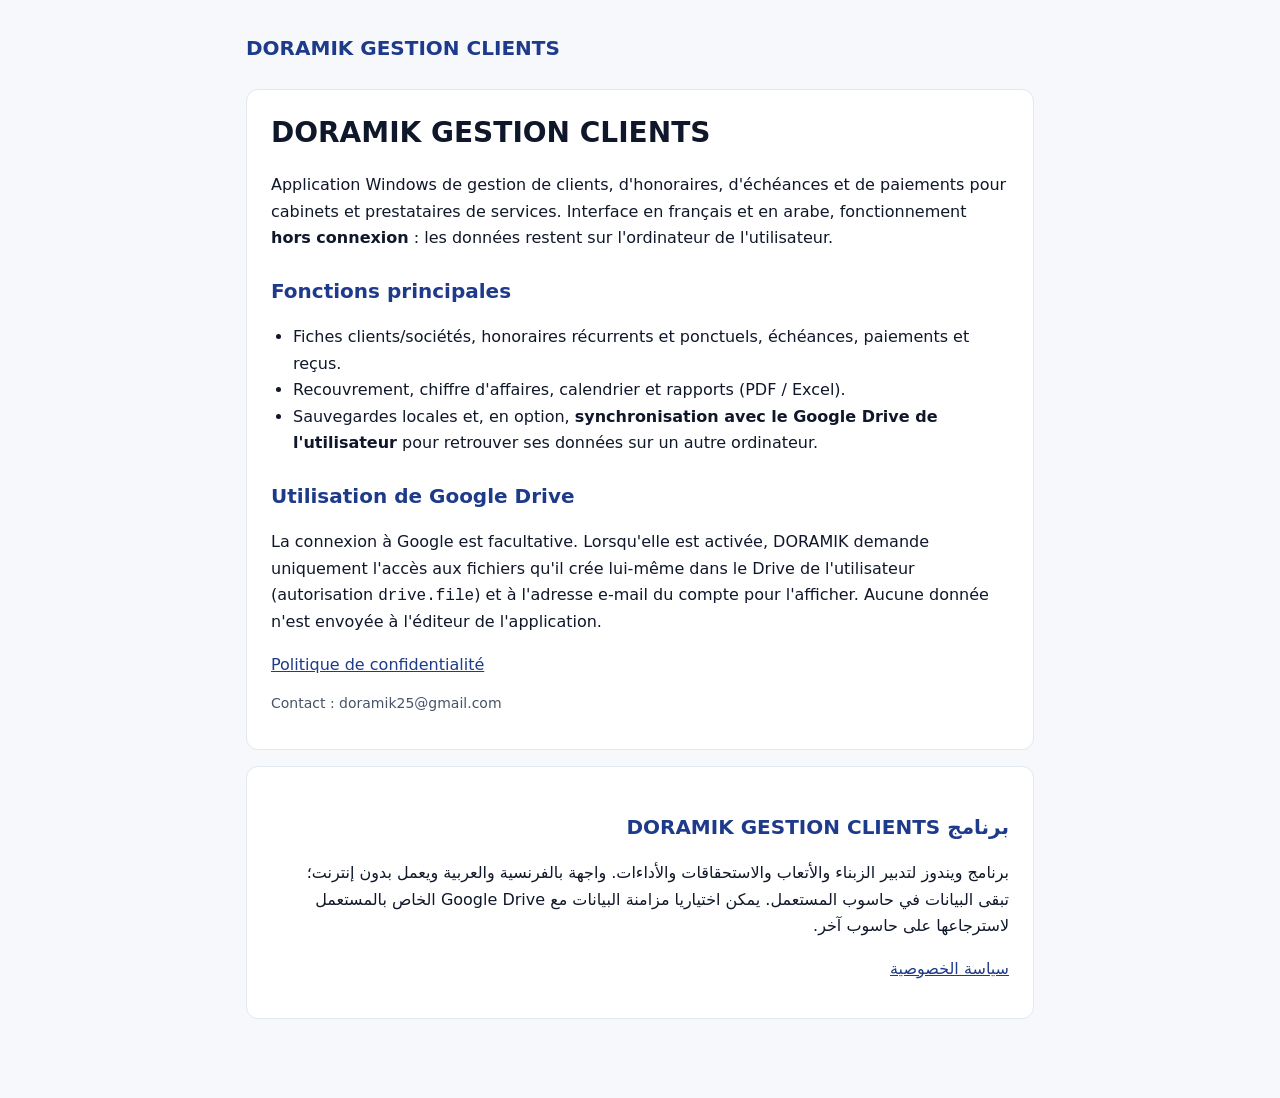
<file: index.html>
<!doctype html>
<html lang="fr"><head><meta charset="utf-8"><meta name="viewport" content="width=device-width,initial-scale=1">
<title>DORAMIK GESTION CLIENTS</title><link rel="stylesheet" href="style.css"></head>
<body><main>
<header><b>DORAMIK GESTION CLIENTS</b></header>
<div class="card">
<h1>DORAMIK GESTION CLIENTS</h1>
<p>Application Windows de gestion de clients, d'honoraires, d'échéances et de paiements pour cabinets et prestataires de services. Interface en français et en arabe, fonctionnement <b>hors connexion</b> : les données restent sur l'ordinateur de l'utilisateur.</p>
<h2>Fonctions principales</h2>
<ul>
<li>Fiches clients/sociétés, honoraires récurrents et ponctuels, échéances, paiements et reçus.</li>
<li>Recouvrement, chiffre d'affaires, calendrier et rapports (PDF / Excel).</li>
<li>Sauvegardes locales et, en option, <b>synchronisation avec le Google Drive de l'utilisateur</b> pour retrouver ses données sur un autre ordinateur.</li>
</ul>
<h2>Utilisation de Google Drive</h2>
<p>La connexion à Google est facultative. Lorsqu'elle est activée, DORAMIK demande uniquement l'accès aux fichiers qu'il crée lui-même dans le Drive de l'utilisateur (autorisation <code>drive.file</code>) et à l'adresse e-mail du compte pour l'afficher. Aucune donnée n'est envoyée à l'éditeur de l'application.</p>
<nav><a href="confidentialite.html">Politique de confidentialité</a></nav>
<p class="mut">Contact : doramik25@gmail.com</p>
</div>
<div class="card" dir="rtl" lang="ar">
<h2>برنامج DORAMIK GESTION CLIENTS</h2>
<p>برنامج ويندوز لتدبير الزبناء والأتعاب والاستحقاقات والأداءات. واجهة بالفرنسية والعربية ويعمل بدون إنترنت؛ تبقى البيانات في حاسوب المستعمل. يمكن اختياريا مزامنة البيانات مع Google Drive الخاص بالمستعمل لاسترجاعها على حاسوب آخر.</p>
<p><a href="confidentialite.html">سياسة الخصوصية</a></p>
</div>
</main></body></html>
</file>
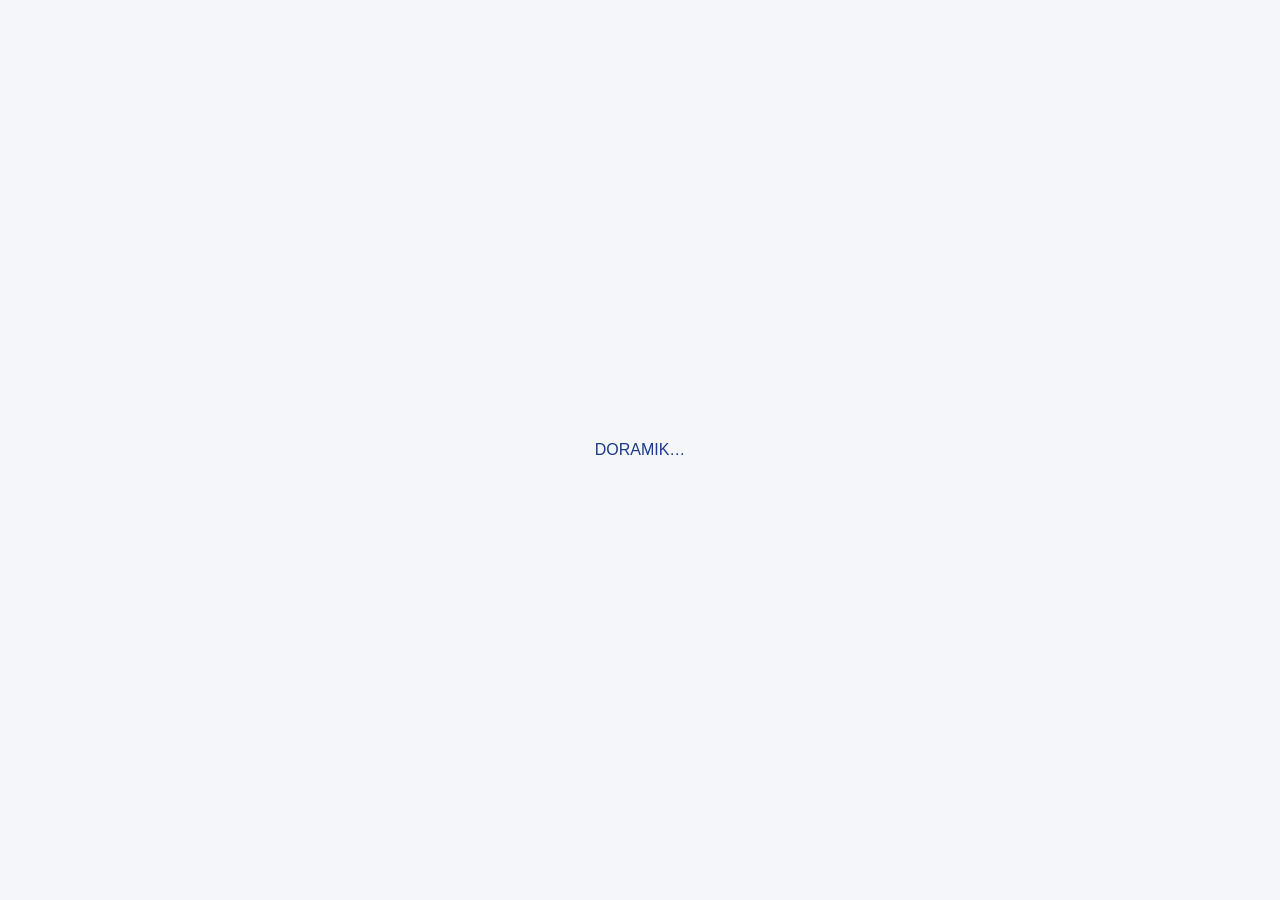
<file: app/index.html>
<!DOCTYPE html>
<html lang="fr" dir="ltr">
<head>
  <meta charset="utf-8">
  <meta http-equiv="Content-Security-Policy" content="default-src 'self'; script-src 'self' 'wasm-unsafe-eval'; style-src 'self' 'unsafe-inline'; img-src 'self' data: blob:; font-src 'self' data:; connect-src 'self' https://oauth2.googleapis.com https://www.googleapis.com https://accounts.google.com; frame-src 'self' blob:; manifest-src 'self'">
  <meta name="viewport" content="width=device-width, initial-scale=1, viewport-fit=cover">
  <meta name="theme-color" content="#1e3a8a">
  <meta name="apple-mobile-web-app-capable" content="yes">
  <link rel="manifest" href="manifest.webmanifest">
  <link rel="icon" href="icons/icon-192.png">
  <link rel="apple-touch-icon" href="icons/icon-192.png">
  <title>DORAMIK GESTION CLIENTS</title>
  <link rel="stylesheet" href="css/app.css">
</head>
<body>
  <div id="app" class="app">
    <aside class="sidebar" id="sidebar"></aside>
    <div class="main">
      <header class="topbar" id="topbar"></header>
      <main class="content" id="content"></main>
    </div>
  </div>
  <div id="modal-root"></div>
  <div id="toast-root" class="toasts"></div>
  <div id="boot" style="position:fixed;inset:0;display:flex;align-items:center;justify-content:center;font:16px sans-serif;color:#1e3a8a;background:#f4f6fa">DORAMIK…</div>
  <script src="engine.js"></script>
  <script src="mobile.js"></script>
  <script src="start.js"></script>
</body>
</html>
</file>
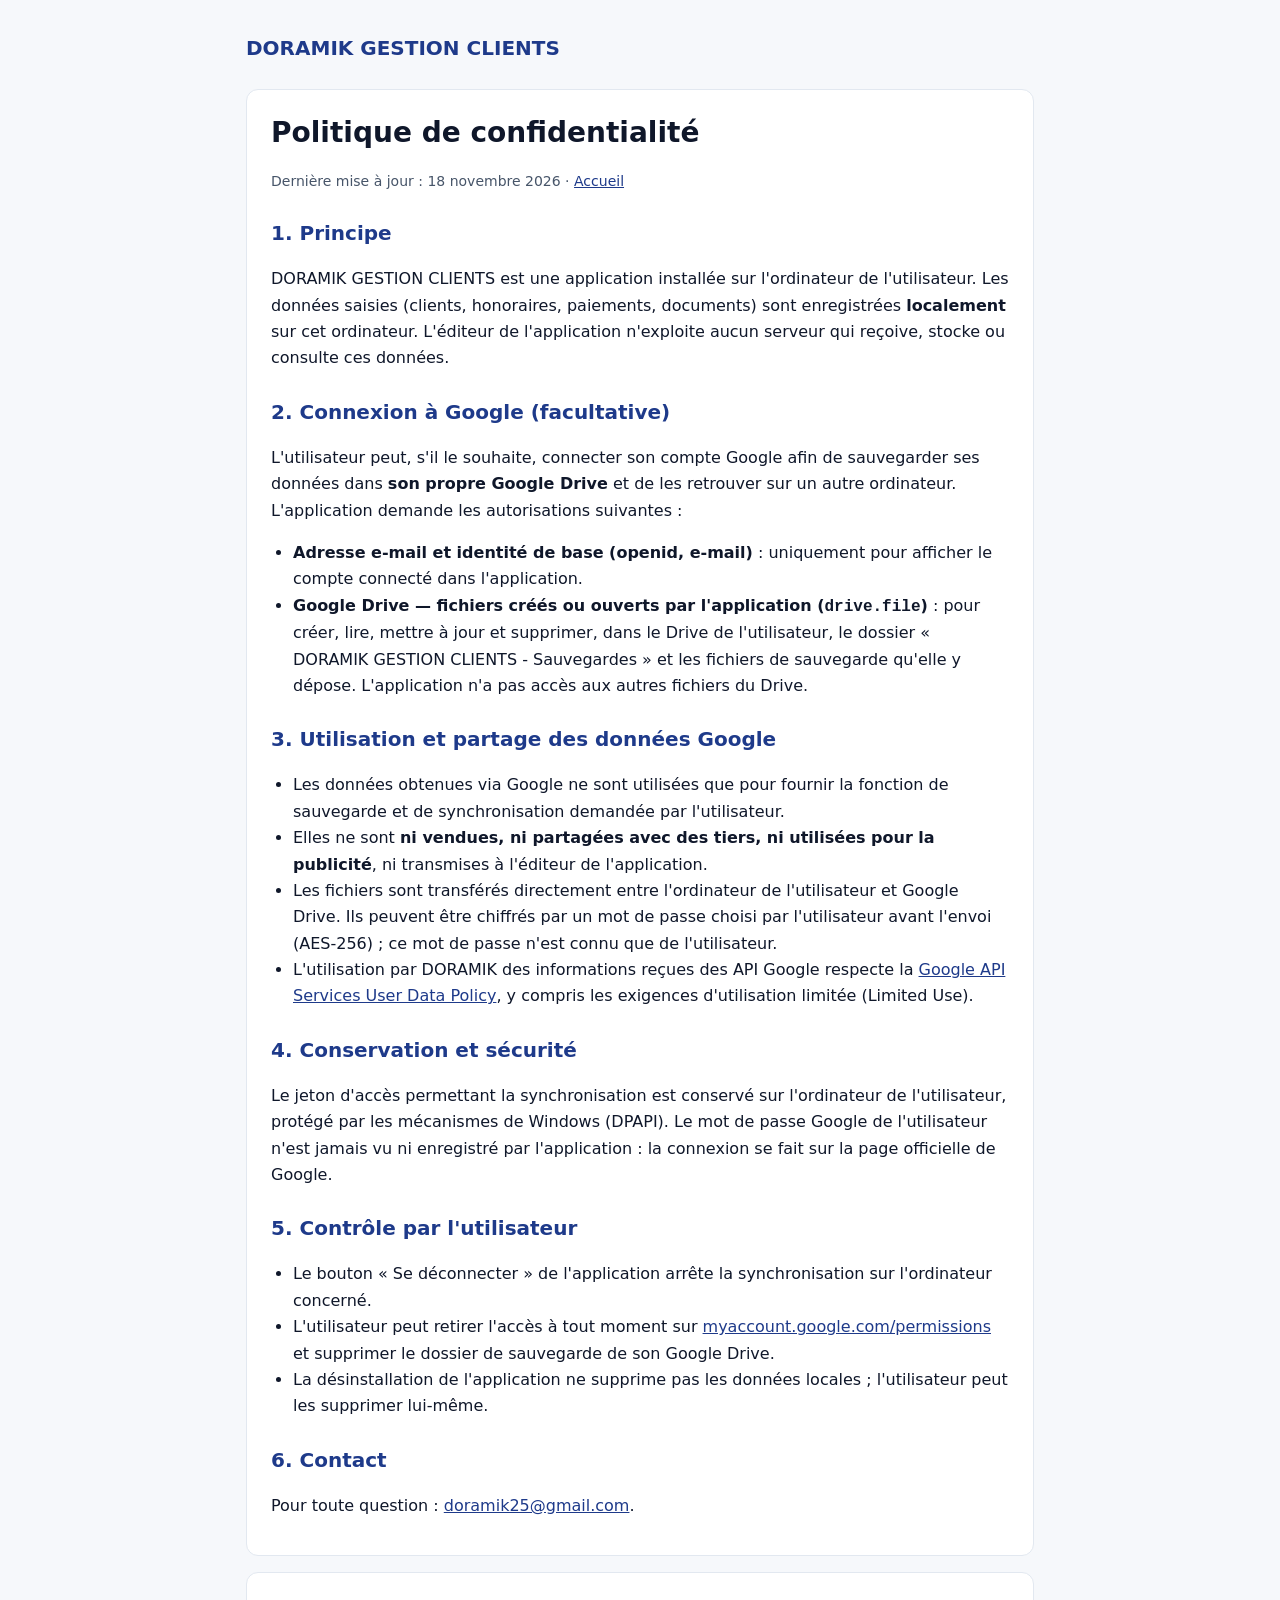
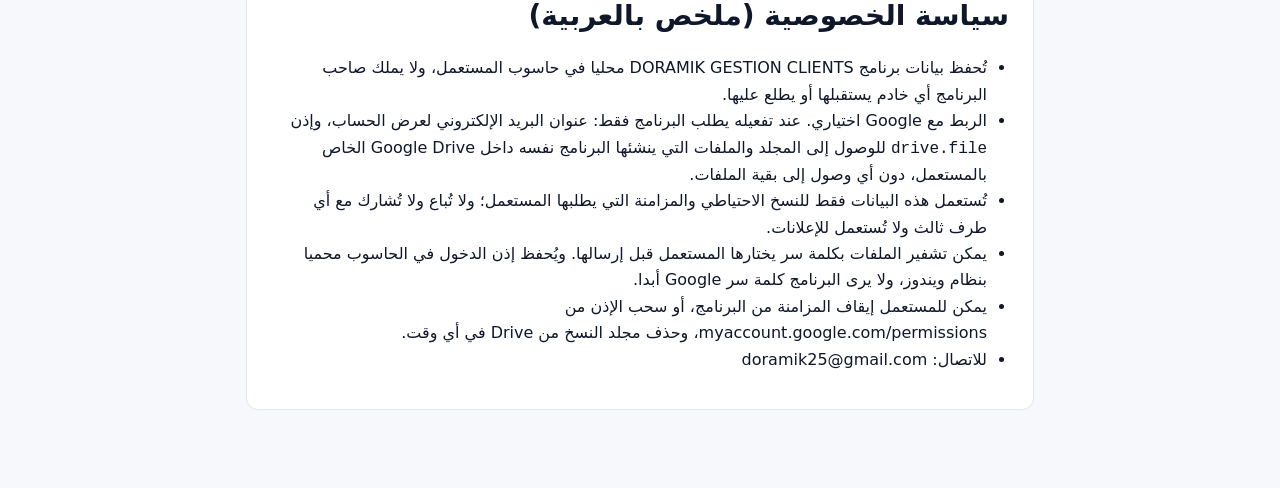
<file: confidentialite.html>
<!doctype html>
<html lang="fr"><head><meta charset="utf-8"><meta name="viewport" content="width=device-width,initial-scale=1">
<title>Politique de confidentialité — DORAMIK GESTION CLIENTS</title><link rel="stylesheet" href="style.css"></head>
<body><main>
<header><b>DORAMIK GESTION CLIENTS</b></header>
<div class="card">
<h1>Politique de confidentialité</h1>
<p class="mut">Dernière mise à jour : 18 novembre 2026 · <a href="index.html">Accueil</a></p>

<h2>1. Principe</h2>
<p>DORAMIK GESTION CLIENTS est une application installée sur l'ordinateur de l'utilisateur. Les données saisies (clients, honoraires, paiements, documents) sont enregistrées <b>localement</b> sur cet ordinateur. L'éditeur de l'application n'exploite aucun serveur qui reçoive, stocke ou consulte ces données.</p>

<h2>2. Connexion à Google (facultative)</h2>
<p>L'utilisateur peut, s'il le souhaite, connecter son compte Google afin de sauvegarder ses données dans <b>son propre Google Drive</b> et de les retrouver sur un autre ordinateur. L'application demande les autorisations suivantes :</p>
<ul>
<li><b>Adresse e-mail et identité de base (openid, e-mail)</b> : uniquement pour afficher le compte connecté dans l'application.</li>
<li><b>Google Drive — fichiers créés ou ouverts par l'application (<code>drive.file</code>)</b> : pour créer, lire, mettre à jour et supprimer, dans le Drive de l'utilisateur, le dossier « DORAMIK GESTION CLIENTS - Sauvegardes » et les fichiers de sauvegarde qu'elle y dépose. L'application n'a pas accès aux autres fichiers du Drive.</li>
</ul>

<h2>3. Utilisation et partage des données Google</h2>
<ul>
<li>Les données obtenues via Google ne sont utilisées que pour fournir la fonction de sauvegarde et de synchronisation demandée par l'utilisateur.</li>
<li>Elles ne sont <b>ni vendues, ni partagées avec des tiers, ni utilisées pour la publicité</b>, ni transmises à l'éditeur de l'application.</li>
<li>Les fichiers sont transférés directement entre l'ordinateur de l'utilisateur et Google Drive. Ils peuvent être chiffrés par un mot de passe choisi par l'utilisateur avant l'envoi (AES-256) ; ce mot de passe n'est connu que de l'utilisateur.</li>
<li>L'utilisation par DORAMIK des informations reçues des API Google respecte la <a href="https://developers.google.com/terms/api-services-user-data-policy">Google API Services User Data Policy</a>, y compris les exigences d'utilisation limitée (Limited Use).</li>
</ul>

<h2>4. Conservation et sécurité</h2>
<p>Le jeton d'accès permettant la synchronisation est conservé sur l'ordinateur de l'utilisateur, protégé par les mécanismes de Windows (DPAPI). Le mot de passe Google de l'utilisateur n'est jamais vu ni enregistré par l'application : la connexion se fait sur la page officielle de Google.</p>

<h2>5. Contrôle par l'utilisateur</h2>
<ul>
<li>Le bouton « Se déconnecter » de l'application arrête la synchronisation sur l'ordinateur concerné.</li>
<li>L'utilisateur peut retirer l'accès à tout moment sur <a href="https://myaccount.google.com/permissions">myaccount.google.com/permissions</a> et supprimer le dossier de sauvegarde de son Google Drive.</li>
<li>La désinstallation de l'application ne supprime pas les données locales ; l'utilisateur peut les supprimer lui-même.</li>
</ul>

<h2>6. Contact</h2>
<p>Pour toute question : <a href="mailto:doramik25@gmail.com">doramik25@gmail.com</a>.</p>
</div>

<div class="card" dir="rtl" lang="ar">
<h1>سياسة الخصوصية (ملخص بالعربية)</h1>
<ul>
<li>تُحفظ بيانات برنامج DORAMIK GESTION CLIENTS محليا في حاسوب المستعمل، ولا يملك صاحب البرنامج أي خادم يستقبلها أو يطلع عليها.</li>
<li>الربط مع Google اختياري. عند تفعيله يطلب البرنامج فقط: عنوان البريد الإلكتروني لعرض الحساب، وإذن <code>drive.file</code> للوصول إلى المجلد والملفات التي ينشئها البرنامج نفسه داخل Google Drive الخاص بالمستعمل، دون أي وصول إلى بقية الملفات.</li>
<li>تُستعمل هذه البيانات فقط للنسخ الاحتياطي والمزامنة التي يطلبها المستعمل؛ ولا تُباع ولا تُشارك مع أي طرف ثالث ولا تُستعمل للإعلانات.</li>
<li>يمكن تشفير الملفات بكلمة سر يختارها المستعمل قبل إرسالها. ويُحفظ إذن الدخول في الحاسوب محميا بنظام ويندوز، ولا يرى البرنامج كلمة سر Google أبدا.</li>
<li>يمكن للمستعمل إيقاف المزامنة من البرنامج، أو سحب الإذن من myaccount.google.com/permissions، وحذف مجلد النسخ من Drive في أي وقت.</li>
<li>للاتصال: doramik25@gmail.com</li>
</ul>
</div>
</main></body></html>
</file>
<file: style.css>
:root{--bg:#f6f8fb;--card:#fff;--ink:#0f172a;--mut:#475569;--brand:#1e3a8a;--line:#e2e8f0}
@media(prefers-color-scheme:dark){:root{--bg:#0b1220;--card:#111a2e;--ink:#e5e7eb;--mut:#94a3b8;--brand:#93b4ff;--line:#243049}}
*{box-sizing:border-box}body{margin:0;background:var(--bg);color:var(--ink);font:16px/1.65 system-ui,-apple-system,Segoe UI,Roboto,Arial,sans-serif}
main{max-width:820px;margin:0 auto;padding:32px 16px 64px}
header{display:flex;align-items:center;gap:12px;margin-bottom:24px}
header b{font-size:20px;color:var(--brand)}
.card{background:var(--card);border:1px solid var(--line);border-radius:12px;padding:20px 24px;margin:16px 0}
h1{font-size:28px;margin:0 0 8px}h2{font-size:20px;margin:24px 0 8px;color:var(--brand)}
p,li{color:var(--ink)}.mut{color:var(--mut);font-size:14px}a{color:var(--brand)}
ul{padding-inline-start:22px}nav{display:flex;gap:16px;flex-wrap:wrap;margin-top:8px}
[dir=rtl]{text-align:right}
</file>
<file: app/css/app.css>
/* DORAMIK GESTION CLIENTS — feuille de style (LTR + RTL via propriétés logiques) */
@font-face { font-family: 'Inter'; font-weight: 400; src: url(../assets/fonts/inter-latin-400-normal.woff2) format('woff2'); }
@font-face { font-family: 'Inter'; font-weight: 600; src: url(../assets/fonts/inter-latin-600-normal.woff2) format('woff2'); }
@font-face { font-family: 'Inter'; font-weight: 700; src: url(../assets/fonts/inter-latin-700-normal.woff2) format('woff2'); }
@font-face { font-family: 'Cairo'; font-weight: 400; src: url(../assets/fonts/cairo-latin-400-normal.woff2) format('woff2'); unicode-range: U+0000-00FF, U+0131, U+0152-0153, U+02BB-02BC, U+02C6, U+02DA, U+02DC, U+2000-206F, U+20AC, U+2122, U+2191, U+2193, U+2212, U+2215, U+FEFF, U+FFFD; }
@font-face { font-family: 'Cairo'; font-weight: 600; src: url(../assets/fonts/cairo-latin-600-normal.woff2) format('woff2'); unicode-range: U+0000-00FF, U+0131, U+0152-0153, U+02BB-02BC, U+02C6, U+02DA, U+02DC, U+2000-206F, U+20AC, U+2122, U+2191, U+2193, U+2212, U+2215, U+FEFF, U+FFFD; }
@font-face { font-family: 'Cairo'; font-weight: 700; src: url(../assets/fonts/cairo-latin-700-normal.woff2) format('woff2'); unicode-range: U+0000-00FF, U+0131, U+0152-0153, U+02BB-02BC, U+02C6, U+02DA, U+02DC, U+2000-206F, U+20AC, U+2122, U+2191, U+2193, U+2212, U+2215, U+FEFF, U+FFFD; }
@font-face { font-family: 'Cairo'; font-weight: 400; src: url(../assets/fonts/cairo-arabic-400-normal.woff2) format('woff2'); unicode-range: U+0600-06FF, U+0750-077F, U+0870-088E, U+0890-0891, U+0898-08E1, U+08E3-08FF, U+200C-200E, U+2010-2011, U+204F, U+2E41, U+FB50-FDFF, U+FE70-FE74, U+FE76-FEFC; }
@font-face { font-family: 'Cairo'; font-weight: 600; src: url(../assets/fonts/cairo-arabic-600-normal.woff2) format('woff2'); unicode-range: U+0600-06FF, U+0750-077F, U+0870-088E, U+0890-0891, U+0898-08E1, U+08E3-08FF, U+200C-200E, U+2010-2011, U+204F, U+2E41, U+FB50-FDFF, U+FE70-FE74, U+FE76-FEFC; }
@font-face { font-family: 'Cairo'; font-weight: 700; src: url(../assets/fonts/cairo-arabic-700-normal.woff2) format('woff2'); unicode-range: U+0600-06FF, U+0750-077F, U+0870-088E, U+0890-0891, U+0898-08E1, U+08E3-08FF, U+200C-200E, U+2010-2011, U+204F, U+2E41, U+FB50-FDFF, U+FE70-FE74, U+FE76-FEFC; }

:root {
  --bg: #f4f6fa;
  --surface: #ffffff;
  --surface-2: #f8fafc;
  --border: #e3e8ef;
  --border-strong: #cbd5e1;
  --text: #0f172a;
  --text-2: #475569;
  --text-3: #64748b;
  --primary: #1e40af;
  --primary-600: #1d4ed8;
  --primary-50: #eef2ff;
  --primary-100: #dbe4ff;
  --side: #0f1d45;
  --side-2: #172a5e;
  --side-text: #c7d2fe;
  --green: #15803d; --green-bg: #dcfce7;
  --orange: #c2410c; --orange-bg: #ffedd5;
  --yellow: #a16207; --yellow-bg: #fef9c3;
  --red: #b91c1c; --red-bg: #fee2e2;
  --blue: #1d4ed8; --blue-bg: #dbeafe;
  --gray: #475569; --gray-bg: #f1f5f9;
  --radius: 10px;
  --shadow: 0 1px 2px rgba(15, 23, 42, .06), 0 1px 3px rgba(15, 23, 42, .08);
  --shadow-lg: 0 10px 30px rgba(15, 23, 42, .18);
  --font: 'Inter', 'Cairo', 'Segoe UI', Tahoma, sans-serif;
}
[dir="rtl"] { --font: 'Cairo', 'Inter', 'Segoe UI', Tahoma, sans-serif; }

* { box-sizing: border-box; }
html, body { margin: 0; height: 100%; }
body { font-family: var(--font); font-size: 14px; color: var(--text); background: var(--bg); -webkit-font-smoothing: antialiased; overflow: hidden; }
[dir="rtl"] body { font-size: 14.5px; }
button, input, select, textarea { font: inherit; color: inherit; }
a { color: var(--primary-600); text-decoration: none; cursor: pointer; }
a:hover { text-decoration: underline; }
.ic { width: 1.15em; height: 1.15em; flex: none; vertical-align: -0.2em; }
.num, .money { font-variant-numeric: tabular-nums; white-space: nowrap; }
.ltr { direction: ltr; unicode-bidi: isolate; }
.muted { color: var(--text-3); }
.small { font-size: 12.5px; }
.strong { font-weight: 600; }
.hidden { display: none !important; }
.grow { flex: 1; min-width: 0; }
.row { display: flex; align-items: center; gap: 10px; flex-wrap: wrap; }
.row.nowrap { flex-wrap: nowrap; }
.stack { display: flex; flex-direction: column; gap: 14px; }
.spacer { flex: 1; }

/* ---------------------------------------------------------------- mise en page */
.app { display: flex; height: 100vh; }
.sidebar { width: 248px; flex: none; background: var(--side); color: var(--side-text); display: flex; flex-direction: column; overflow-y: auto; }
.brand { padding: 20px 18px 16px; display: flex; align-items: center; gap: 12px; border-bottom: 1px solid rgba(255,255,255,.08); }
.brand img { width: 40px; height: 40px; border-radius: 10px; }
.brand .bn { font-weight: 700; color: #fff; font-size: 16px; letter-spacing: .5px; line-height: 1.15; }
.brand .bs { font-size: 11.5px; color: #93a4d8; letter-spacing: .4px; }
.nav { padding: 10px 10px 16px; display: flex; flex-direction: column; gap: 2px; }
.nav a { display: flex; align-items: center; gap: 12px; padding: 9px 12px; border-radius: 8px; color: var(--side-text); font-weight: 500; font-size: 14px; text-decoration: none; line-height: 1.35; }
.nav a .ic { width: 18px; height: 18px; opacity: .9; }
.nav a:hover { background: var(--side-2); color: #fff; }
.nav a.active { background: #2f4fb5; color: #fff; box-shadow: inset 3px 0 0 #93c5fd; }
[dir="rtl"] .nav a.active { box-shadow: inset -3px 0 0 #93c5fd; }
.nav .sep { height: 1px; background: rgba(255,255,255,.08); margin: 8px 6px; }
.nav .badge-count { margin-inline-start: auto; background: #dc2626; color: #fff; border-radius: 10px; font-size: 11px; padding: 1px 7px; font-weight: 600; }
.side-foot { margin-top: auto; padding: 12px 18px; font-size: 11.5px; color: #7f8fc4; border-top: 1px solid rgba(255,255,255,.08); }

.main { flex: 1; min-width: 0; display: flex; flex-direction: column; }
.topbar { height: 62px; flex: none; background: var(--surface); border-bottom: 1px solid var(--border); display: flex; align-items: center; gap: 14px; padding: 0 22px; }
.content { flex: 1; overflow-y: auto; padding: 22px 26px 40px; }

.search-box { position: relative; flex: 1; max-width: 560px; }
.search-box input { width: 100%; height: 40px; border: 1px solid var(--border); background: var(--surface-2); border-radius: 9px; padding-inline: 40px 12px; outline: none; }
.search-box input:focus { border-color: var(--primary-600); background: #fff; box-shadow: 0 0 0 3px var(--primary-100); }
.search-box > .ic { position: absolute; inset-inline-start: 13px; top: 12px; color: var(--text-3); }
.search-results { position: absolute; top: 46px; inset-inline: 0; background: #fff; border: 1px solid var(--border); border-radius: 10px; box-shadow: var(--shadow-lg); max-height: 70vh; overflow-y: auto; z-index: 50; padding: 6px; }
.search-results .grp { font-size: 11.5px; text-transform: uppercase; color: var(--text-3); padding: 8px 10px 4px; font-weight: 600; letter-spacing: .4px; }
.search-results .it { display: flex; gap: 10px; align-items: center; padding: 8px 10px; border-radius: 7px; cursor: pointer; }
.search-results .it:hover, .search-results .it.sel { background: var(--primary-50); }
.search-results .it .t { font-weight: 600; }
.search-results .it .s { font-size: 12.5px; color: var(--text-3); }
.year-select { display: flex; align-items: center; gap: 8px; font-size: 13px; color: var(--text-2); white-space: nowrap; }
.year-select select { height: 38px; min-width: 96px; }
.lang-switch { display: inline-flex; border: 1px solid var(--border); border-radius: 9px; overflow: hidden; }
.lang-switch button { border: 0; background: #fff; padding: 7px 12px; cursor: pointer; font-weight: 600; font-size: 13px; color: var(--text-2); white-space: nowrap; }
.lang-switch button.on { background: var(--primary); color: #fff; }

/* ---------------------------------------------------------------- titres */
.page-head { display: flex; align-items: center; gap: 14px; margin-bottom: 18px; flex-wrap: wrap; }
.page-head h1 { font-size: 22px; margin: 0; font-weight: 700; line-height: 1.3; }
.page-head .sub { color: var(--text-3); font-size: 13.5px; margin-top: 2px; }
.page-head .actions { margin-inline-start: auto; display: flex; gap: 8px; flex-wrap: wrap; }
.section-title { font-size: 13px; font-weight: 700; text-transform: uppercase; letter-spacing: .6px; color: var(--text-3); margin: 6px 0 10px; display: flex; align-items: center; gap: 8px; }
[dir="rtl"] .section-title { letter-spacing: 0; font-size: 14px; }

/* ---------------------------------------------------------------- boutons */
.btn { display: inline-flex; align-items: center; justify-content: center; gap: 7px; height: 38px; padding: 0 15px; border-radius: 8px; border: 1px solid var(--border-strong); background: #fff; cursor: pointer; font-weight: 600; font-size: 13.5px; white-space: nowrap; color: var(--text); transition: background .12s, border-color .12s; }
.btn:hover { background: var(--surface-2); border-color: #94a3b8; }
.btn:disabled { opacity: .5; cursor: not-allowed; }
.btn.primary { background: var(--primary); border-color: var(--primary); color: #fff; }
.btn.primary:hover { background: var(--primary-600); }
.btn.success { background: var(--green); border-color: var(--green); color: #fff; }
.btn.success:hover { background: #166534; }
.btn.danger { color: var(--red); border-color: #fca5a5; }
.btn.danger:hover { background: var(--red-bg); }
.btn.danger.solid { background: var(--red); color: #fff; border-color: var(--red); }
.btn.ghost { border-color: transparent; background: transparent; }
.btn.ghost:hover { background: var(--gray-bg); }
.btn.sm { height: 31px; padding: 0 10px; font-size: 12.5px; border-radius: 7px; gap: 5px; }
.btn.icon { width: 34px; padding: 0; }
.btn.sm.icon { width: 30px; }

/* ---------------------------------------------------------------- cartes */
.card { background: var(--surface); border: 1px solid var(--border); border-radius: var(--radius); box-shadow: var(--shadow); }
.card-h { display: flex; align-items: center; gap: 10px; padding: 14px 18px; border-bottom: 1px solid var(--border); flex-wrap: wrap; }
.card-h h3 { margin: 0; font-size: 15px; font-weight: 700; }
.card-b { padding: 16px 18px; }
.card-b.flush { padding: 0; }

.kpi-group { margin-bottom: 18px; }
.kpis { display: grid; grid-template-columns: repeat(auto-fill, minmax(245px, 1fr)); gap: 14px; }
.kpis.five { grid-template-columns: repeat(5, minmax(0, 1fr)); }
@media (max-width: 1500px) { .kpis.five { grid-template-columns: repeat(3, minmax(0, 1fr)); } }
.kpi { background: #fff; border: 1px solid var(--border); border-radius: var(--radius); padding: 14px 16px; box-shadow: var(--shadow); display: flex; gap: 12px; align-items: flex-start; min-width: 0; }
.kpi.click { cursor: pointer; }
.kpi.click:hover { border-color: var(--primary-600); }
.kpi .ki { width: 40px; height: 40px; border-radius: 10px; display: grid; place-items: center; flex: none; font-size: 19px; }
.kpi .kl { font-size: 12.5px; color: var(--text-3); font-weight: 500; line-height: 1.35; }
.kpi .kv { font-size: 20px; font-weight: 700; margin-top: 2px; line-height: 1.3; }
.kpi .ks { font-size: 12px; color: var(--text-3); margin-top: 2px; line-height: 1.35; }
.tone-blue .ki { background: var(--blue-bg); color: var(--blue); }
.tone-green .ki { background: var(--green-bg); color: var(--green); }
.tone-red .ki { background: var(--red-bg); color: var(--red); }
.tone-orange .ki { background: var(--orange-bg); color: var(--orange); }
.tone-yellow .ki { background: var(--yellow-bg); color: var(--yellow); }
.tone-gray .ki { background: var(--gray-bg); color: var(--gray); }
.tone-red .kv { color: var(--red); }

.grid-2 { display: grid; grid-template-columns: minmax(0, 1.35fr) minmax(0, 1fr); gap: 18px; }
.grid-2e { display: grid; grid-template-columns: minmax(0, 1fr) minmax(0, 1fr); gap: 18px; }
@media (max-width: 1250px) { .grid-2, .grid-2e { grid-template-columns: minmax(0, 1fr); } }

/* ---------------------------------------------------------------- badges */
.badge { display: inline-flex; align-items: center; gap: 5px; padding: 2px 9px; border-radius: 20px; font-size: 12px; font-weight: 600; white-space: nowrap; line-height: 1.6; }
.b-green { background: var(--green-bg); color: var(--green); }
.b-orange { background: var(--orange-bg); color: var(--orange); }
.b-yellow { background: var(--yellow-bg); color: var(--yellow); }
.b-red { background: var(--red-bg); color: var(--red); }
.b-blue { background: var(--blue-bg); color: var(--blue); }
.b-gray { background: var(--gray-bg); color: var(--gray); }
.dot { width: 9px; height: 9px; border-radius: 50%; display: inline-block; flex: none; }

/* ---------------------------------------------------------------- tableaux */
.table-wrap { overflow-x: auto; }
table.tbl { width: 100%; border-collapse: collapse; font-size: 13.5px; }
.tbl th { text-align: start; font-weight: 600; color: var(--text-2); font-size: 12.5px; background: var(--surface-2); padding: 10px 10px; border-bottom: 1px solid var(--border); white-space: nowrap; position: sticky; top: 0; z-index: 1; }
.tbl th.sortable { cursor: pointer; user-select: none; }
.tbl th.sortable:hover { color: var(--primary); }
.tbl th .arrow { font-size: 10px; margin-inline-start: 4px; }
.tbl td { padding: 9px 10px; border-bottom: 1px solid #eef1f5; vertical-align: middle; }
.tbl tbody tr:hover td { background: #f8faff; }
.tbl tr.click { cursor: pointer; }
.tbl .num, .tbl th.num { text-align: end; }
.tbl tfoot td { font-weight: 700; background: var(--primary-50); border-top: 2px solid var(--primary-100); border-bottom: 0; }
.tbl td.nowrap { white-space: nowrap; }
.tbl td.actions { white-space: nowrap; text-align: end; }
.tbl td.actions .btn + .btn { margin-inline-start: 4px; }
.tbl .empty { text-align: center; color: var(--text-3); padding: 34px 12px; }
.tbl tr.muted-row td { color: var(--text-3); text-decoration: line-through; }
.more-row { text-align: center; padding: 10px; }
.cell-sub { font-size: 12px; color: var(--text-3); }

/* ---------------------------------------------------------------- formulaires */
.form-grid { display: grid; grid-template-columns: repeat(2, minmax(0, 1fr)); gap: 14px 18px; }
.form-grid.cols-3 { grid-template-columns: repeat(3, minmax(0, 1fr)); }
.form-grid .full { grid-column: 1 / -1; }
.field { display: flex; flex-direction: column; gap: 5px; min-width: 0; }
.field > label { font-size: 12.5px; font-weight: 600; color: var(--text-2); line-height: 1.4; }
.field > label .req { color: var(--red); margin-inline-start: 2px; }
.field .hint { font-size: 12px; color: var(--text-3); line-height: 1.4; }
.field .err { font-size: 12px; color: var(--red); }
.input, select.input, textarea.input { height: 38px; border: 1px solid var(--border-strong); border-radius: 8px; padding: 0 11px; background: #fff; outline: none; width: 100%; min-width: 0; }
textarea.input { height: auto; min-height: 76px; padding: 9px 11px; resize: vertical; line-height: 1.5; }
.input:focus { border-color: var(--primary-600); box-shadow: 0 0 0 3px var(--primary-100); }
.input.invalid { border-color: var(--red); }
.input[readonly] { background: var(--surface-2); }
select.input { padding-inline-end: 28px; }
.input.money { text-align: end; font-variant-numeric: tabular-nums; }
.input-group { display: flex; align-items: stretch; }
.input-group .input { border-start-end-radius: 0; border-end-end-radius: 0; }
.input-group .addon { display: grid; place-items: center; padding: 0 11px; border: 1px solid var(--border-strong); border-inline-start: 0; border-start-end-radius: 8px; border-end-end-radius: 8px; background: var(--surface-2); color: var(--text-3); font-size: 13px; white-space: nowrap; }
.check { display: inline-flex; align-items: center; gap: 8px; cursor: pointer; font-size: 13.5px; line-height: 1.4; }
.check input { width: 16px; height: 16px; accent-color: var(--primary); flex: none; }
.fieldset { border: 1px solid var(--border); border-radius: 10px; padding: 14px 16px; background: var(--surface-2); }
.fieldset > .legend { font-weight: 700; font-size: 13.5px; margin-bottom: 10px; display: flex; align-items: center; gap: 8px; }

.filters { display: flex; flex-wrap: wrap; gap: 10px; align-items: flex-end; padding: 14px 18px; border-bottom: 1px solid var(--border); background: var(--surface-2); border-radius: var(--radius) var(--radius) 0 0; }
.filters .field { min-width: 150px; }
.filters .field.wide { min-width: 230px; flex: 1; }
.filters .input { height: 36px; }

/* ---------------------------------------------------------------- onglets */
.tabs { display: flex; gap: 4px 2px; border-bottom: 1px solid var(--border); margin-bottom: 16px; flex-wrap: wrap; }
.tabs button { border: 0; background: none; padding: 10px 14px; font-weight: 600; color: var(--text-3); cursor: pointer; border-bottom: 2px solid transparent; margin-bottom: -1px; white-space: nowrap; display: inline-flex; gap: 7px; align-items: center; }
.tabs button:hover { color: var(--text); }
.tabs button.on { color: var(--primary); border-bottom-color: var(--primary); }
.seg { display: inline-flex; background: var(--gray-bg); border-radius: 9px; padding: 3px; gap: 2px; flex-wrap: wrap; }
.seg button { border: 0; background: none; padding: 6px 13px; border-radius: 7px; font-weight: 600; font-size: 13px; color: var(--text-2); cursor: pointer; white-space: nowrap; }
.seg button.on { background: #fff; color: var(--primary); box-shadow: var(--shadow); }

/* ---------------------------------------------------------------- fenêtres modales */
.modal-back { position: fixed; inset: 0; background: rgba(15, 23, 42, .45); display: flex; align-items: flex-start; justify-content: center; padding: 5vh 20px; z-index: 100; overflow-y: auto; }
.modal { background: #fff; border-radius: 14px; box-shadow: var(--shadow-lg); width: 100%; max-width: 640px; display: flex; flex-direction: column; max-height: 90vh; }
.modal.lg { max-width: 900px; }
.modal.xl { max-width: 1100px; }
.modal.sm { max-width: 460px; }
.modal-h { display: flex; align-items: center; gap: 10px; padding: 16px 20px; border-bottom: 1px solid var(--border); }
.modal-h h2 { margin: 0; font-size: 17px; font-weight: 700; flex: 1; line-height: 1.35; }
.modal-b { padding: 18px 20px; overflow-y: auto; }
.modal-f { display: flex; gap: 8px; justify-content: flex-end; padding: 14px 20px; border-top: 1px solid var(--border); background: var(--surface-2); border-radius: 0 0 14px 14px; flex-wrap: wrap; }
.modal-f .left { margin-inline-end: auto; }

/* ---------------------------------------------------------------- toasts */
.toasts { position: fixed; bottom: 22px; inset-inline-end: 22px; display: flex; flex-direction: column; gap: 8px; z-index: 200; max-width: 420px; }
.toast { background: #0f172a; color: #fff; border-radius: 10px; padding: 12px 16px; box-shadow: var(--shadow-lg); display: flex; gap: 10px; align-items: flex-start; font-size: 13.5px; line-height: 1.45; animation: tin .18s ease-out; }
.toast.ok { background: #14532d; }
.toast.err { background: #7f1d1d; }
.toast.warn { background: #7c2d12; }
@keyframes tin { from { transform: translateY(8px); opacity: 0; } to { transform: none; opacity: 1; } }

/* ---------------------------------------------------------------- tableau de bord */
.notif-grid { display: grid; grid-template-columns: repeat(4, minmax(0, 1fr)); gap: 14px; }
@media (max-width: 1500px) { .notif-grid { grid-template-columns: repeat(2, minmax(0, 1fr)); } }
.notif { border: 1px solid var(--border); border-radius: 10px; background: #fff; overflow: hidden; }
.notif-h { display: flex; align-items: center; gap: 8px; padding: 10px 14px; font-weight: 700; font-size: 13.5px; border-bottom: 1px solid var(--border); }
.notif-h .cnt { margin-inline-start: auto; font-size: 12px; }
.notif.red .notif-h { background: var(--red-bg); color: var(--red); }
.notif.orange .notif-h { background: var(--orange-bg); color: var(--orange); }
.notif.yellow .notif-h { background: var(--yellow-bg); color: var(--yellow); }
.notif.green .notif-h { background: var(--green-bg); color: var(--green); }
.notif-list { max-height: 330px; overflow-y: auto; }
.notif-it { padding: 9px 14px; border-bottom: 1px solid #f1f5f9; cursor: pointer; display: flex; gap: 10px; align-items: flex-start; }
.notif-it:last-child { border-bottom: 0; }
.notif-it:hover { background: #f8faff; }
.notif-it .t { font-weight: 600; line-height: 1.35; }
.notif-it .s { font-size: 12.5px; color: var(--text-3); line-height: 1.45; }
.notif-it .amt-v { white-space: nowrap; font-size: 13.5px; }
.notif-empty { padding: 18px 14px; color: var(--text-3); font-size: 13px; text-align: center; }

.chart { width: 100%; }
.chart text { font-family: var(--font); fill: var(--text-3); font-size: 11px; }
.legend { display: flex; gap: 16px; flex-wrap: wrap; font-size: 12.5px; color: var(--text-2); }
.legend span { display: inline-flex; gap: 6px; align-items: center; }

/* ---------------------------------------------------------------- fiche client */
.client-head { display: flex; gap: 18px; align-items: flex-start; flex-wrap: wrap; }
.avatar { width: 56px; height: 56px; border-radius: 14px; background: var(--primary-100); color: var(--primary); display: grid; place-items: center; font-weight: 700; font-size: 21px; flex: none; }
.client-head h1 { margin: 0; font-size: 22px; line-height: 1.3; }
.kv-list { display: grid; grid-template-columns: repeat(auto-fill, minmax(210px, 1fr)); gap: 12px 20px; }
.kv-list .k { font-size: 12px; color: var(--text-3); font-weight: 600; }
.kv-list .v { font-size: 14px; margin-top: 2px; word-break: break-word; }

.timeline { position: relative; padding-inline-start: 22px; }
.timeline::before { content: ''; position: absolute; inset-inline-start: 7px; top: 4px; bottom: 4px; width: 2px; background: var(--border); }
.tl-it { position: relative; padding: 0 0 16px; }
.tl-it::before { content: ''; position: absolute; inset-inline-start: -20px; top: 5px; width: 12px; height: 12px; border-radius: 50%; background: #fff; border: 3px solid var(--primary-600); }
.tl-it.green::before { border-color: var(--green); }
.tl-it.red::before { border-color: var(--red); }
.tl-it.orange::before { border-color: var(--orange); }
.tl-it.gray::before { border-color: #94a3b8; }
.tl-it .tt { font-weight: 600; line-height: 1.4; }
.tl-it .ts { font-size: 12px; color: var(--text-3); }
.tl-it .td { font-size: 13px; color: var(--text-2); margin-top: 2px; line-height: 1.5; }

/* ---------------------------------------------------------------- calendrier */
.cal { display: grid; grid-template-columns: repeat(7, minmax(0, 1fr)); border-top: 1px solid var(--border); border-inline-start: 1px solid var(--border); }
.cal .dh { background: var(--surface-2); padding: 8px; font-weight: 600; font-size: 12.5px; color: var(--text-2); text-align: center; border-inline-end: 1px solid var(--border); border-bottom: 1px solid var(--border); }
.cal .day { min-height: 118px; padding: 6px; border-inline-end: 1px solid var(--border); border-bottom: 1px solid var(--border); background: #fff; min-width: 0; }
.cal .day.out { background: #fafbfc; }
.cal .day.out .dn { color: #cbd5e1; }
.cal .day.today { background: #f5f8ff; }
.cal .day.today .dn { background: var(--primary); color: #fff; }
.cal .dn { font-size: 12.5px; font-weight: 700; width: 24px; height: 24px; border-radius: 50%; display: grid; place-items: center; margin-bottom: 4px; }
.chip { display: block; font-size: 11.5px; padding: 2px 7px; border-radius: 5px; margin-bottom: 3px; white-space: nowrap; overflow: hidden; text-overflow: ellipsis; cursor: pointer; font-weight: 600; line-height: 1.5; }
.chip:hover { filter: brightness(.95); }
.chip.more { background: none; color: var(--primary-600); padding: 0 4px; }

/* ---------------------------------------------------------------- rapports */
.report-cards { display: grid; grid-template-columns: repeat(auto-fill, minmax(260px, 1fr)); gap: 12px; }
.report-card { background: #fff; border: 1px solid var(--border); border-radius: 10px; padding: 14px 16px; cursor: pointer; display: flex; gap: 12px; align-items: flex-start; box-shadow: var(--shadow); }
.report-card:hover { border-color: var(--primary-600); background: #fbfcff; }
.report-card .ri { width: 38px; height: 38px; border-radius: 9px; background: var(--primary-50); color: var(--primary); display: grid; place-items: center; font-size: 18px; flex: none; }
.report-card .rt { font-weight: 700; line-height: 1.35; }
.report-card .rd { font-size: 12.5px; color: var(--text-3); margin-top: 3px; line-height: 1.45; }

.alloc-table .input.money { height: 32px; width: 130px; }
.alloc-summary { display: flex; gap: 18px; flex-wrap: wrap; padding: 10px 14px; background: var(--primary-50); border-radius: 8px; margin-top: 10px; font-size: 13.5px; }
.alloc-summary b { font-variant-numeric: tabular-nums; }
.notice { display: flex; gap: 10px; align-items: flex-start; padding: 11px 14px; border-radius: 9px; font-size: 13.5px; line-height: 1.5; }
.notice.info { background: var(--blue-bg); color: #1e3a8a; }
.notice.warn { background: var(--orange-bg); color: #7c2d12; }
.notice.ok { background: var(--green-bg); color: #14532d; }
.notice.err { background: var(--red-bg); color: #7f1d1d; }

.loading { padding: 50px; text-align: center; color: var(--text-3); }
.empty-state { text-align: center; padding: 50px 20px; color: var(--text-3); }
.empty-state .ic { width: 42px; height: 42px; opacity: .5; }

::-webkit-scrollbar { width: 10px; height: 10px; }
::-webkit-scrollbar-thumb { background: #cbd5e1; border-radius: 10px; border: 2px solid transparent; background-clip: padding-box; }
::-webkit-scrollbar-thumb:hover { background: #94a3b8; background-clip: padding-box; border: 2px solid transparent; }
.sidebar::-webkit-scrollbar-thumb { background: #2a3b72; }
.tbl td .badge { margin: 1px 0; }

/* ---------------------------------------------------------------- écrans étroits : barre latérale compacte */
@media (max-width: 1260px) {
  .sidebar { width: 68px; }
  .brand { padding: 16px 12px; justify-content: center; }
  .brand > div, .nav a span:not(.badge-count), .side-foot { display: none; }
  .nav { padding: 10px 8px; }
  .nav a { justify-content: center; padding: 10px; position: relative; }
  .nav a .badge-count { position: absolute; top: 2px; inset-inline-end: 2px; font-size: 10px; padding: 0 5px; }
  .content { padding: 18px 18px 36px; }
  .topbar { padding: 0 16px; gap: 10px; }
}

/* ---------------------------------------------------------------- colonne d'actions toujours visible */
.tbl th:last-child, .tbl td.actions {
  position: sticky;
  inset-inline-end: 0;
  z-index: 2;
  background: var(--surface);
  box-shadow: -6px 0 6px -6px rgba(15, 23, 42, .18);
}
[dir="rtl"] .tbl th:last-child, [dir="rtl"] .tbl td.actions { box-shadow: 6px 0 6px -6px rgba(15, 23, 42, .18); }
.tbl th:last-child { background: var(--surface-2); z-index: 3; }
.tbl tbody tr:nth-child(even) td.actions { background: #fbfcfe; }
.tbl tbody tr:hover td.actions { background: #f3f7ff; }
.tbl tfoot td:last-child { position: sticky; inset-inline-end: 0; background: var(--primary-50); z-index: 2; }

/* ---------------------------------------------------------------- sélecteur de client */
.picker { position: relative; min-width: 0; }
.picker-row { display: flex; gap: 6px; align-items: stretch; }
.picker-row .input { flex: 1; min-width: 0; }
.picker-row .btn.icon { height: 38px; width: 36px; flex: none; }
.filters .picker-row .btn.icon { height: 36px; }
.picker .search-results { top: 44px; }
.search-results .it-new { background: var(--primary-50); font-weight: 600; color: var(--primary); position: sticky; top: 0; }
.search-results .it-new:hover { background: var(--primary-100); }
.receipt-opt { display: grid; grid-template-columns: repeat(3, minmax(0, 1fr)); gap: 10px; }
.receipt-fmt { border: 2px solid var(--border); border-radius: 10px; padding: 12px; cursor: pointer; text-align: center; background: #fff; }
.receipt-fmt.on { border-color: var(--primary); background: var(--primary-50); }
.receipt-fmt .rf-t { font-weight: 700; }
.receipt-fmt .rf-s { font-size: 12px; color: var(--text-3); margin-top: 2px; }

/* ---------------------------------------------- saisie automatique (document) */
.import-box { border: 1px dashed var(--blue); background: var(--blue-bg); border-radius: 10px; padding: 12px 14px; display: flex; flex-direction: column; gap: 10px; }
.import-box .hint { margin: 2px 0 0; }
.import-box .notice { margin-top: 0; }
.import-box [data-import-state] { display: flex; flex-direction: column; gap: 8px; }
.import-box .tbl.sm th, .import-box .tbl.sm td { padding: 5px 8px; font-size: 12.5px; }
.input.read-auto, select.read-auto { border-color: var(--green); background: var(--green-bg); }
.input.read-doubt, select.read-doubt { border-color: var(--orange); background: var(--orange-bg); }

/* ---- Google Drive (1.4.0) */
.gd-pill { display: inline-flex; align-items: center; gap: 6px; border: 1px solid var(--border); background: #fff; border-radius: 20px; padding: 5px 12px; font-size: 12.5px; font-weight: 600; cursor: pointer; white-space: nowrap; color: var(--text-2); }
.gd-pill:hover { background: var(--surface-2); }
.gd-pill.tone-green { color: var(--green); border-color: #bbf7d0; background: var(--green-bg); }
.gd-pill.tone-blue { color: var(--blue); border-color: #bfdbfe; background: var(--blue-bg); }
.gd-pill.tone-orange { color: var(--orange); border-color: #fed7aa; background: var(--orange-bg); }
.gd-steps { margin: 0; padding-inline-start: 22px; line-height: 1.65; font-size: 13.5px; }
.gd-spin .ic { animation: gdspin 1.2s linear infinite; font-size: 22px; }
@keyframes gdspin { to { transform: rotate(360deg); } }
.gd-banner { margin-bottom: 16px; align-items: center; }
.gd-banner .btn { flex-shrink: 0; }
.gd-box { display: flex; flex-direction: column; gap: 14px; }
@media (max-width: 1100px) { .gd-pill span { display: none; } }


/* ================================================================ VERSION TÉLÉPHONE (PWA) ================================================================ */
html, body { overscroll-behavior: none; -webkit-tap-highlight-color: transparent; }
#menu-btn, .nav-backdrop { display: none; }

@media (max-width: 820px) {
  html, body { height: 100%; }
  .app { display: block; height: 100dvh; position: relative; }
  .main { height: 100dvh; }
  /* menu latéral : tiroir ouvert par le bouton ☰ */
  .sidebar { position: fixed; top: 0; bottom: 0; inset-inline-start: 0; width: min(84vw, 300px); z-index: 70; transform: translateX(-105%); transition: transform .22s ease; box-shadow: none; padding-bottom: env(safe-area-inset-bottom); }
  [dir="rtl"] .sidebar { transform: translateX(105%); }
  body.nav-open .sidebar { transform: none; box-shadow: 0 0 30px rgba(0, 0, 0, .4); }
  .brand { padding: 18px 18px 14px; justify-content: flex-start; }
  .brand > div, .nav a span:not(.badge-count), .side-foot { display: revert; }
  .nav { padding: 10px 10px 16px; }
  .nav a { justify-content: flex-start; padding: 12px 14px; font-size: 15px; }
  .nav a .badge-count { position: static; font-size: 11px; padding: 1px 7px; }
  .nav-backdrop { position: fixed; inset: 0; background: rgba(15, 23, 42, .5); z-index: 65; opacity: 0; pointer-events: none; transition: opacity .2s; display: block; }
  body.nav-open .nav-backdrop { opacity: 1; pointer-events: auto; }
  #menu-btn { display: grid; place-items: center; position: fixed; top: calc(8px + env(safe-area-inset-top)); inset-inline-start: 10px; width: 44px; height: 44px; border-radius: 10px; border: 1px solid var(--border); background: #fff; color: var(--primary); z-index: 40; font-size: 22px; line-height: 1; cursor: pointer; }
  body.nav-open #menu-btn { visibility: hidden; }

  /* barre supérieure : recherche sur la première ligne, le reste dessous */
  .topbar { height: auto; flex-wrap: wrap; row-gap: 8px; padding: calc(8px + env(safe-area-inset-top)) 10px 8px; }
  .search-box { flex: 1 1 100%; max-width: none; order: 1; margin-inline-start: 54px; min-height: 44px; }
  .search-box input { height: 44px; font-size: 16px; }
  .topbar .spacer { display: none; }
  .gd-pill { order: 2; }
  .year-select { order: 3; font-size: 12px; }
  .year-select select { height: 36px; min-width: 84px; }
  .lang-switch { order: 4; margin-inline-start: auto; }
  .lang-switch button { padding: 6px 10px; }
  .search-results { max-height: 60vh; }

  .content { padding: 12px 12px calc(40px + env(safe-area-inset-bottom)); }
  .page-head { gap: 8px; margin-bottom: 12px; }
  .page-head h1 { font-size: 19px; }
  .page-head .actions { margin-inline-start: 0; width: 100%; }
  .page-head .actions .btn { flex: 1 1 auto; justify-content: center; }

  /* formulaires, cartes, tableaux */
  .form-grid, .form-grid.cols-3, .grid-2, .grid-2e, .notif-grid { grid-template-columns: minmax(0, 1fr) !important; }
  .kpis, .kpis.five { grid-template-columns: repeat(2, minmax(0, 1fr)); gap: 10px; }
  .kpi { padding: 10px 12px; gap: 8px; }
  .kpi .ki { width: 34px; height: 34px; }
  .kpi .kv { font-size: 16px; }
  .kpi .kl { font-size: 11.5px; }
  .input, select.input, textarea.input, input.input { font-size: 16px; min-height: 44px; }
  .btn { min-height: 42px; }
  .btn.sm { min-height: 36px; }
  .tabs { flex-wrap: nowrap; overflow-x: auto; -webkit-overflow-scrolling: touch; scrollbar-width: none; }
  .tabs button { white-space: nowrap; flex: none; }
  .table-wrap { -webkit-overflow-scrolling: touch; }
  .tbl th, .tbl td { padding: 8px 8px; font-size: 13px; }
  .card-h { flex-wrap: wrap; gap: 8px; }
  .notice { flex-wrap: wrap; }
  .notice > .grow, .notice > div { min-width: 0; flex: 1 1 180px; }
  .notice .btn { width: 100%; justify-content: center; }
  .row { flex-wrap: wrap; }

  /* calendrier du mois : 7 colonnes compactes */
  .cal .dh { font-size: 10px; padding: 6px 1px; overflow: hidden; white-space: nowrap; }
  .cal .day { min-height: 70px; padding: 3px; overflow: hidden; }
  .cal .dn { font-size: 11px; width: 20px; height: 20px; }

  /* fenêtres : plein écran */
  .modal-back { padding: 0; align-items: stretch; }
  .modal, .modal.sm, .modal.lg, .modal.xl { max-width: none; width: 100%; height: 100dvh; max-height: 100dvh; border-radius: 0; }
  .modal-b { flex: 1; padding: 14px 14px; }
  .modal-h { padding: 12px 14px; padding-top: calc(12px + env(safe-area-inset-top)); }
  .modal-f { padding: 10px 14px calc(10px + env(safe-area-inset-bottom)); flex-wrap: wrap; }
  .modal-f .btn { flex: 1 1 auto; justify-content: center; }
  .toasts { inset-inline: 10px; bottom: calc(10px + env(safe-area-inset-bottom)); }
}

@media (max-width: 420px) {
  .kpis, .kpis.five { grid-template-columns: minmax(0, 1fr); }
}

/* l'installation sur l'écran d'accueil rend ce bandeau inutile */
@media (display-mode: standalone) { .install-hint { display: none; } }
</file>
